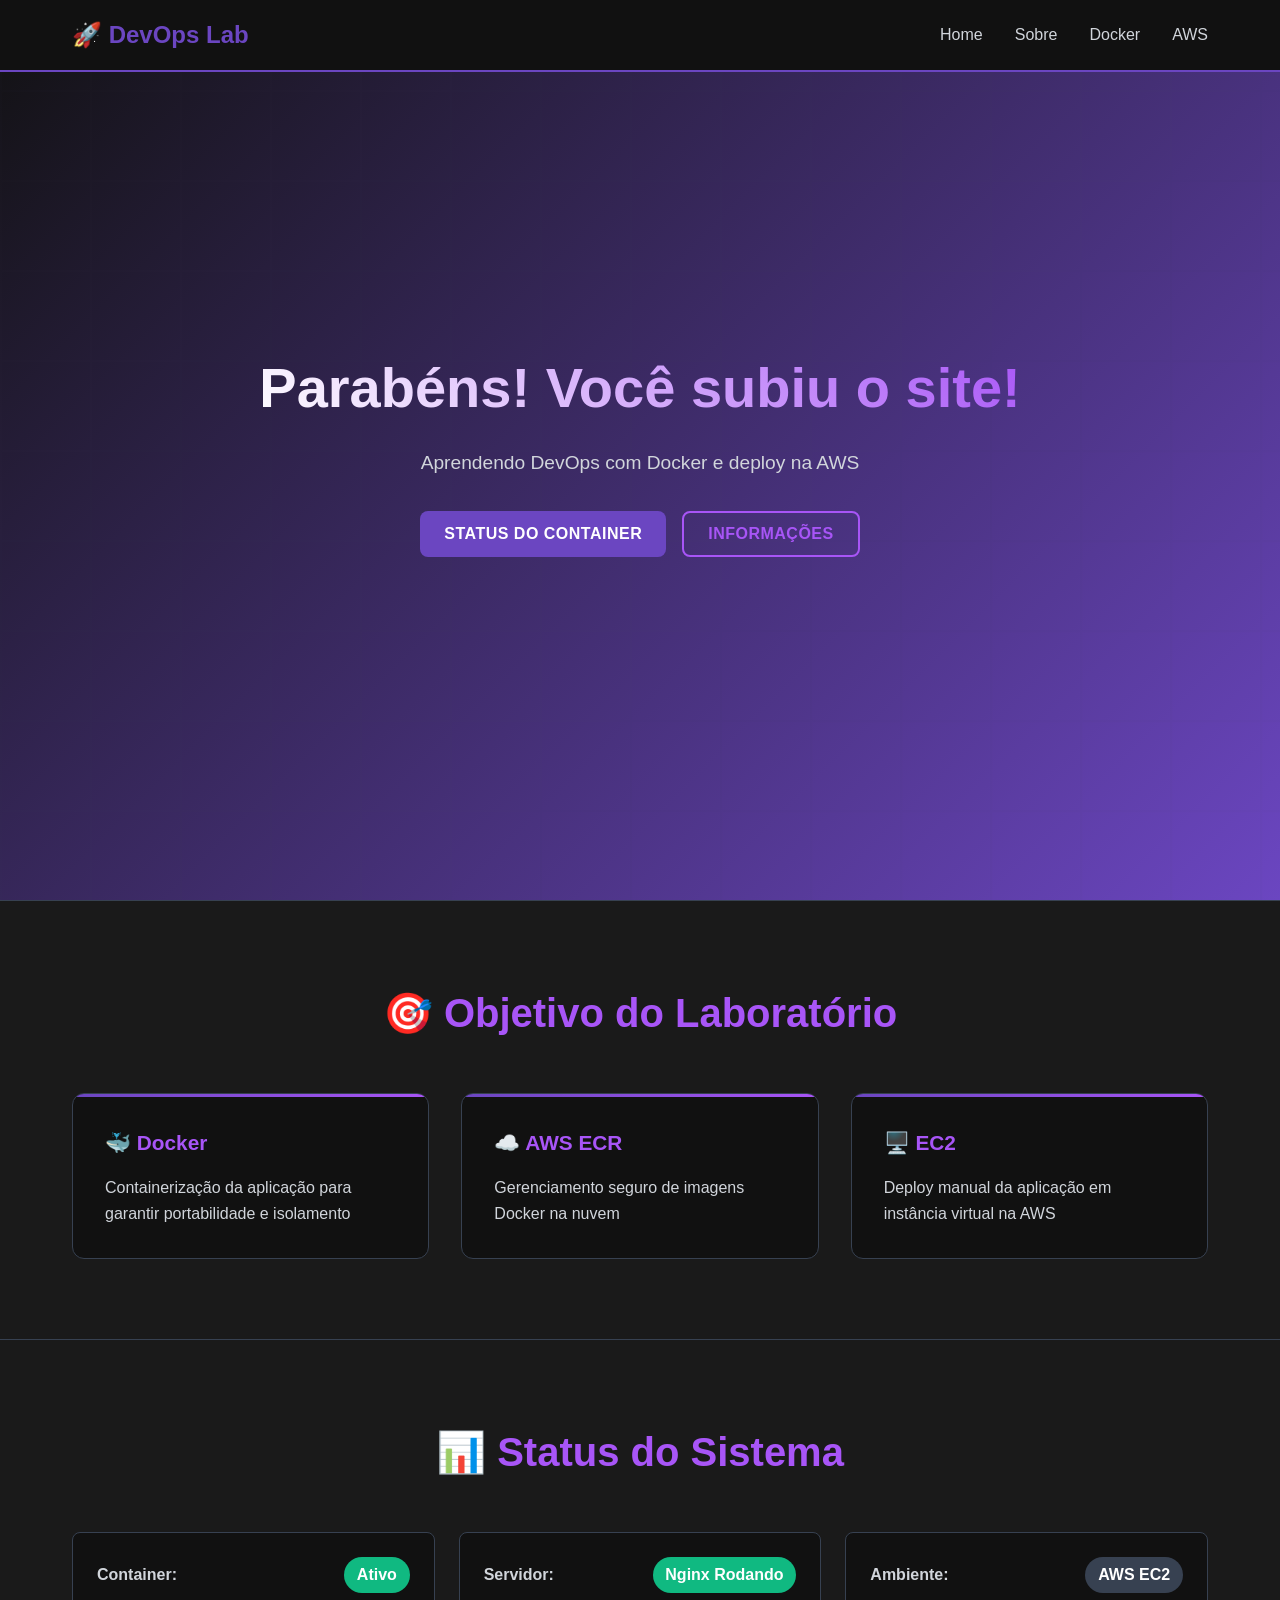
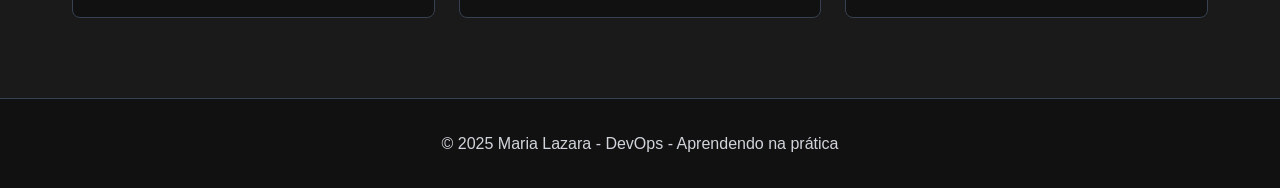
<file: website/index.html>
<!DOCTYPE html>
<html lang="pt-BR">
<head>
    <meta charset="UTF-8">
    <meta name="viewport" content="width=device-width, initial-scale=1.0">
    <title>DevOps Lab - Maria Lazara</title>
    <link rel="stylesheet" href="css/style.css">
</head>
<body>
    <header>
        <nav class="navbar">
            <div class="nav-container">
                <h1 class="nav-title">🚀 DevOps Lab</h1>
                <div class="nav-menu">
                    <a href="#home" class="nav-link">Home</a>
                    <a href="#about" class="nav-link">Sobre</a>
                    <a href="#docker" class="nav-link">Docker</a>
                    <a href="#aws" class="nav-link">AWS</a>
                </div>
            </div>
        </nav>
    </header>

    <main>
        <section id="home" class="hero">
            <div class="container">
                <h1 class="hero-title">Parabéns! Você subiu o site!</h1>
                <p class="hero-subtitle">Aprendendo DevOps com Docker e deploy na AWS</p>
                <div class="hero-buttons">
                    <button class="btn primary" onclick="showStatus()">Status do Container</button>
                    <button class="btn secondary" onclick="showInfo()">Informações</button>
                </div>
            </div>
        </section>

        <section id="about" class="section">
            <div class="container">
                <h2>🎯 Objetivo do Laboratório</h2>
                <div class="card-grid">
                    <div class="card">
                        <h3>🐳 Docker</h3>
                        <p>Containerização da aplicação para garantir portabilidade e isolamento</p>
                    </div>
                    <div class="card">
                        <h3>☁️ AWS ECR</h3>
                        <p>Gerenciamento seguro de imagens Docker na nuvem</p>
                    </div>
                    <div class="card">
                        <h3>🖥️ EC2</h3>
                        <p>Deploy manual da aplicação em instância virtual na AWS</p>
                    </div>
                </div>
            </div>
        </section>

        <section id="status" class="section">
            <div class="container">
                <h2>📊 Status do Sistema</h2>
                <div class="status-grid">
                    <div class="status-item">
                        <span class="status-label">Container:</span>
                        <span class="status-value active" id="container-status">Ativo</span>
                    </div>
                    <div class="status-item">
                        <span class="status-label">Servidor:</span>
                        <span class="status-value active" id="server-status">Nginx Rodando</span>
                    </div>
                    <div class="status-item">
                        <span class="status-label">Ambiente:</span>
                        <span class="status-value" id="environment">AWS EC2</span>
                    </div>
                </div>
            </div>
        </section>
    </main>

    <footer class="footer">
        <div class="container">
            <p>&copy; 2025 Maria Lazara - DevOps - Aprendendo na prática</p>
        </div>
    </footer>

    <script src="js/script.js"></script>
</body>
</html>
</file>
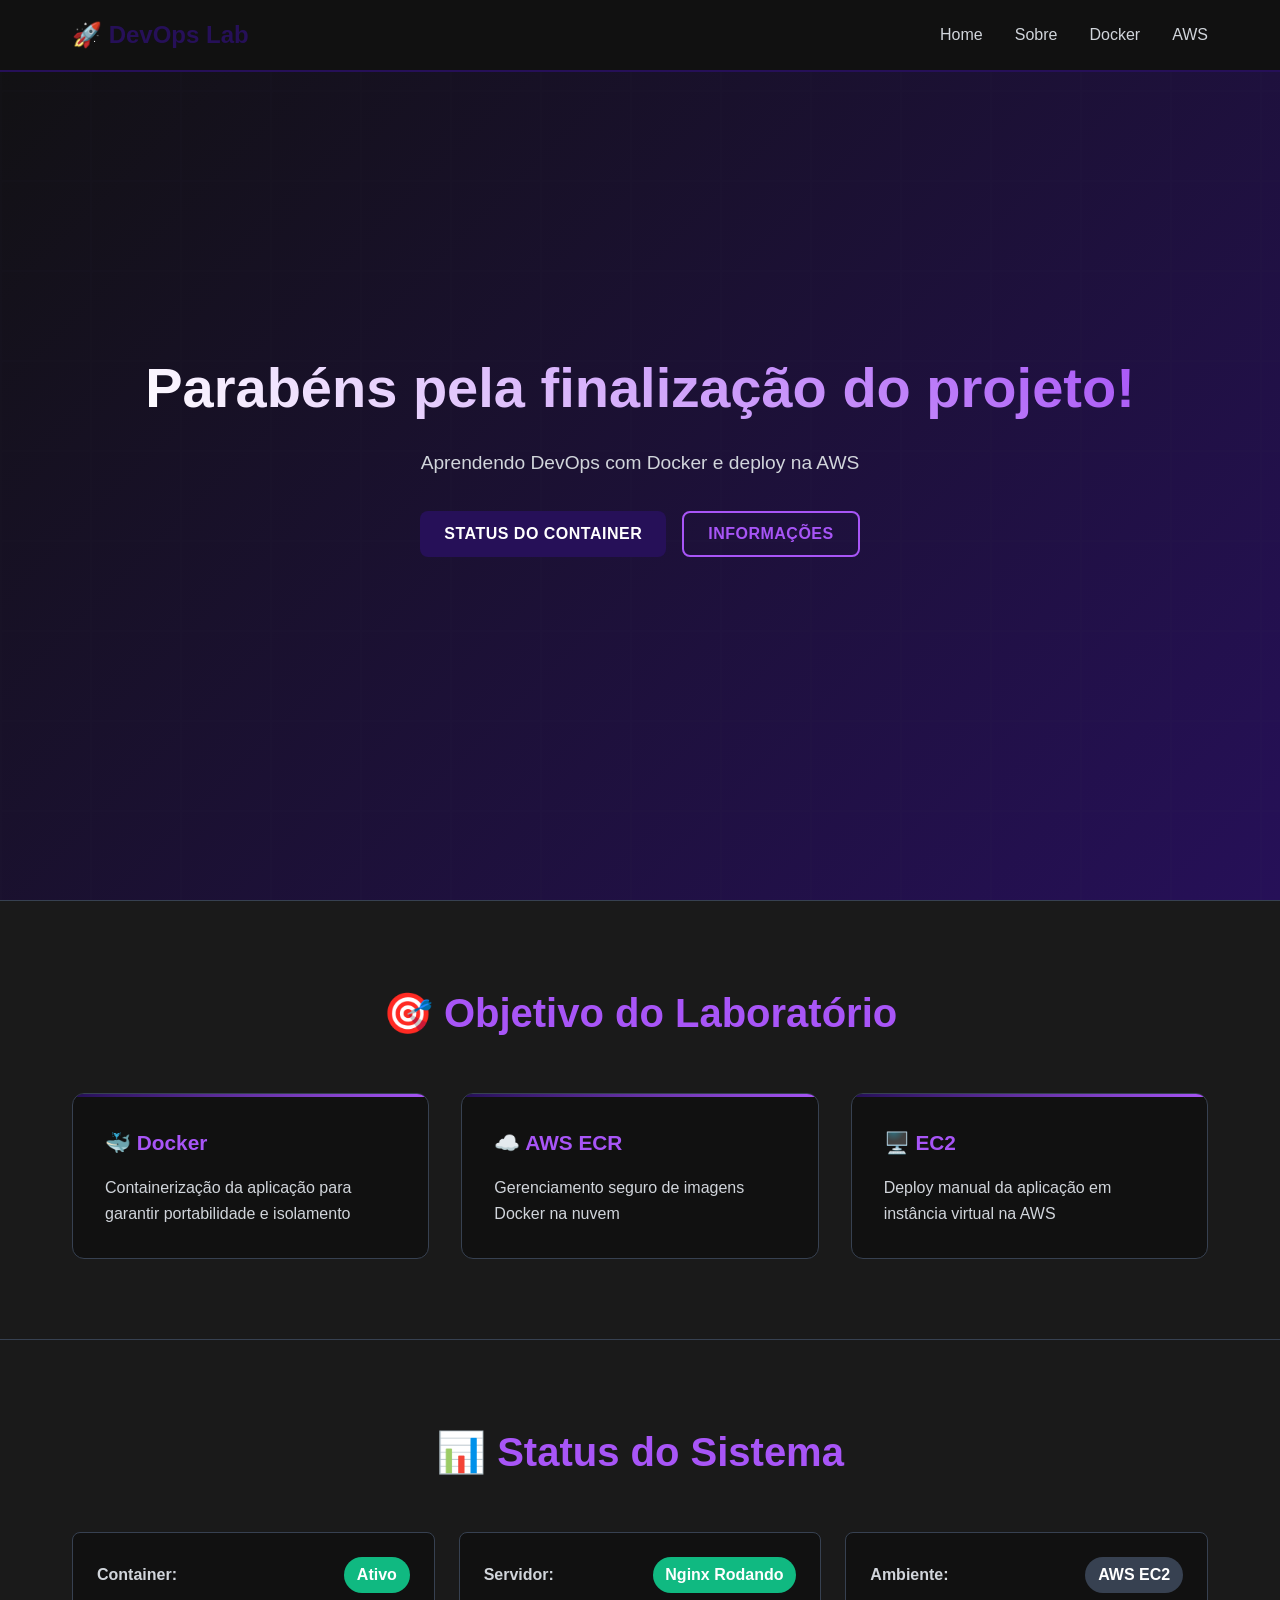
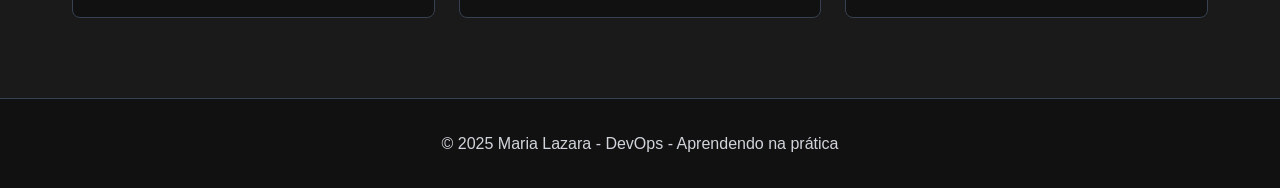
<file: app/website/index.html>
<!DOCTYPE html>
<html lang="pt-BR">
<head>
    <meta charset="UTF-8">
    <meta name="viewport" content="width=device-width, initial-scale=1.0">
    <title>DevOps Lab - Maria Lazara</title>
    <link rel="stylesheet" href="css/style.css">
</head>
<body>
    <header>
        <nav class="navbar">
            <div class="nav-container">
                <h1 class="nav-title">🚀 DevOps Lab</h1>
                <div class="nav-menu">
                    <a href="#home" class="nav-link">Home</a>
                    <a href="#about" class="nav-link">Sobre</a>
                    <a href="#docker" class="nav-link">Docker</a>
                    <a href="#aws" class="nav-link">AWS</a>
                </div>
            </div>
        </nav>
    </header>

    <main>
        <section id="home" class="hero">
            <div class="container">
                <h1 class="hero-title">Parabéns pela finalização do projeto!</h1>
                <p class="hero-subtitle">Aprendendo DevOps com Docker e deploy na AWS</p>
                <div class="hero-buttons">
                    <button class="btn primary" onclick="showStatus()">Status do Container</button>
                    <button class="btn secondary" onclick="showInfo()">Informações</button>
                </div>
            </div>
        </section>

        <section id="about" class="section">
            <div class="container">
                <h2>🎯 Objetivo do Laboratório</h2>
                <div class="card-grid">
                    <div class="card">
                        <h3>🐳 Docker</h3>
                        <p>Containerização da aplicação para garantir portabilidade e isolamento</p>
                    </div>
                    <div class="card">
                        <h3>☁️ AWS ECR</h3>
                        <p>Gerenciamento seguro de imagens Docker na nuvem</p>
                    </div>
                    <div class="card">
                        <h3>🖥️ EC2</h3>
                        <p>Deploy manual da aplicação em instância virtual na AWS</p>
                    </div>
                </div>
            </div>
        </section>

        <section id="status" class="section">
            <div class="container">
                <h2>📊 Status do Sistema</h2>
                <div class="status-grid">
                    <div class="status-item">
                        <span class="status-label">Container:</span>
                        <span class="status-value active" id="container-status">Ativo</span>
                    </div>
                    <div class="status-item">
                        <span class="status-label">Servidor:</span>
                        <span class="status-value active" id="server-status">Nginx Rodando</span>
                    </div>
                    <div class="status-item">
                        <span class="status-label">Ambiente:</span>
                        <span class="status-value" id="environment">AWS EC2</span>
                    </div>
                </div>
            </div>
        </section>
    </main>

    <footer class="footer">
        <div class="container">
            <p>&copy; 2025 Maria Lazara - DevOps - Aprendendo na prática</p>
        </div>
    </footer>

    <script src="js/script.js"></script>
</body>
</html>
</file>
<file: website/css/style.css>
/* Reset e Base */
* {
    margin: 0;
    padding: 0;
    box-sizing: border-box;
}

:root {
    --primary-color: #6b46c1;      /* Roxo principal */
    --secondary-color: #9333ea;     /* Roxo claro */
    --accent-color: #a855f7;        /* Roxo accent */
    --dark-bg: #1a1a1a;            /* Preto principal */
    --darker-bg: #111111;           /* Preto mais escuro */
    --light-text: #ffffff;          /* Texto claro */
    --gray-text: #d1d5db;           /* Texto cinza */
    --border-color: #374151;        /* Bordas */
    --success-color: #10b981;       /* Verde para status */
}

body {
    font-family: 'Arial', sans-serif;
    background: var(--dark-bg);
    color: var(--light-text);
    line-height: 1.6;
    overflow-x: hidden;
}

/* Navbar */
.navbar {
    background: var(--darker-bg);
    padding: 1rem 0;
    position: fixed;
    top: 0;
    width: 100%;
    z-index: 1000;
    border-bottom: 2px solid var(--primary-color);
}

.nav-container {
    max-width: 1200px;
    margin: 0 auto;
    padding: 0 2rem;
    display: flex;
    justify-content: space-between;
    align-items: center;
}

.nav-title {
    color: var(--primary-color);
    font-size: 1.5rem;
    font-weight: bold;
}

.nav-menu {
    display: flex;
    gap: 2rem;
}

.nav-link {
    color: var(--gray-text);
    text-decoration: none;
    transition: color 0.3s ease;
    font-weight: 500;
}

.nav-link:hover {
    color: var(--accent-color);
}

/* Container */
.container {
    max-width: 1200px;
    margin: 0 auto;
    padding: 0 2rem;
}

/* Hero Section */
.hero {
    background: linear-gradient(135deg, var(--darker-bg) 0%, var(--primary-color) 100%);
    min-height: 100vh;
    display: flex;
    align-items: center;
    text-align: center;
    position: relative;
}

.hero::before {
    content: '';
    position: absolute;
    top: 0;
    left: 0;
    right: 0;
    bottom: 0;
    background: url('data:image/svg+xml,<svg xmlns="http://www.w3.org/2000/svg" viewBox="0 0 100 100"><defs><pattern id="grid" width="10" height="10" patternUnits="userSpaceOnUse"><path d="M 10 0 L 0 0 0 10" fill="none" stroke="%23374151" stroke-width="0.5" opacity="0.3"/></pattern></defs><rect width="100" height="100" fill="url(%23grid)"/></svg>') repeat;
    opacity: 0.1;
}

.hero .container {
    position: relative;
    z-index: 1;
}

.hero-title {
    font-size: 3.5rem;
    font-weight: bold;
    margin-bottom: 1rem;
    background: linear-gradient(45deg, var(--light-text), var(--accent-color));
    -webkit-background-clip: text;
    -webkit-text-fill-color: transparent;
    background-clip: text;
}

.hero-subtitle {
    font-size: 1.2rem;
    color: var(--gray-text);
    margin-bottom: 2rem;
    max-width: 600px;
    margin-left: auto;
    margin-right: auto;
}

.hero-buttons {
    display: flex;
    gap: 1rem;
    justify-content: center;
    flex-wrap: wrap;
}

/* Buttons */
.btn {
    padding: 12px 24px;
    border: none;
    border-radius: 8px;
    font-size: 1rem;
    font-weight: 600;
    cursor: pointer;
    transition: all 0.3s ease;
    text-transform: uppercase;
    letter-spacing: 0.5px;
}

.btn.primary {
    background: var(--primary-color);
    color: var(--light-text);
}

.btn.primary:hover {
    background: var(--secondary-color);
    transform: translateY(-2px);
    box-shadow: 0 8px 20px rgba(107, 70, 193, 0.3);
}

.btn.secondary {
    background: transparent;
    color: var(--accent-color);
    border: 2px solid var(--accent-color);
}

.btn.secondary:hover {
    background: var(--accent-color);
    color: var(--light-text);
    transform: translateY(-2px);
}

/* Sections */
.section {
    padding: 5rem 0;
    border-top: 1px solid var(--border-color);
}

.section h2 {
    text-align: center;
    font-size: 2.5rem;
    margin-bottom: 3rem;
    color: var(--accent-color);
}

/* Card Grid */
.card-grid {
    display: grid;
    grid-template-columns: repeat(auto-fit, minmax(300px, 1fr));
    gap: 2rem;
    margin-top: 2rem;
}

.card {
    background: var(--darker-bg);
    padding: 2rem;
    border-radius: 12px;
    border: 1px solid var(--border-color);
    transition: all 0.3s ease;
    position: relative;
    overflow: hidden;
}

.card::before {
    content: '';
    position: absolute;
    top: 0;
    left: 0;
    right: 0;
    height: 3px;
    background: linear-gradient(90deg, var(--primary-color), var(--accent-color));
}

.card:hover {
    transform: translateY(-5px);
    border-color: var(--primary-color);
    box-shadow: 0 15px 30px rgba(107, 70, 193, 0.2);
}

.card h3 {
    color: var(--accent-color);
    margin-bottom: 1rem;
    font-size: 1.3rem;
}

.card p {
    color: var(--gray-text);
    line-height: 1.6;
}

/* Status Grid */
.status-grid {
    display: grid;
    grid-template-columns: repeat(auto-fit, minmax(250px, 1fr));
    gap: 1.5rem;
    margin-top: 2rem;
}

.status-item {
    background: var(--darker-bg);
    padding: 1.5rem;
    border-radius: 8px;
    border: 1px solid var(--border-color);
    display: flex;
    justify-content: space-between;
    align-items: center;
}

.status-label {
    color: var(--gray-text);
    font-weight: 600;
}

.status-value {
    color: var(--light-text);
    font-weight: bold;
    padding: 0.3rem 0.8rem;
    border-radius: 20px;
    background: var(--border-color);
}

.status-value.active {
    background: var(--success-color);
    color: var(--light-text);
}

/* Footer */
.footer {
    background: var(--darker-bg);
    padding: 2rem 0;
    border-top: 1px solid var(--border-color);
    text-align: center;
    color: var(--gray-text);
}

/* Responsive */
@media (max-width: 768px) {
    .nav-container {
        flex-direction: column;
        gap: 1rem;
    }
    
    .hero-title {
        font-size: 2.5rem;
    }
    
    .hero-buttons {
        flex-direction: column;
        align-items: center;
    }
    
    .btn {
        width: 200px;
    }
}

/* Animações */
@keyframes fadeInUp {
    from {
        opacity: 0;
        transform: translateY(30px);
    }
    to {
        opacity: 1;
        transform: translateY(0);
    }
}

.card {
    animation: fadeInUp 0.6s ease forwards;
}

.card:nth-child(1) { animation-delay: 0.1s; }
.card:nth-child(2) { animation-delay: 0.2s; }
.card:nth-child(3) { animation-delay: 0.3s; }
</file>
<file: app/website/css/style.css>
/* Reset e Base */
* {
    margin: 0;
    padding: 0;
    box-sizing: border-box;
}

:root {
    --primary-color: #261058;      /* Roxo principal */
    --secondary-color: #9333ea;     /* Roxo claro */
    --accent-color: #a855f7;        /* Roxo accent */
    --dark-bg: #1a1a1a;            /* Preto principal */
    --darker-bg: #111111;           /* Preto mais escuro */
    --light-text: #ffffff;          /* Texto claro */
    --gray-text: #d1d5db;           /* Texto cinza */
    --border-color: #374151;        /* Bordas */
    --success-color: #10b981;       /* Verde para status */
}

body {
    font-family: 'Arial', sans-serif;
    background: var(--dark-bg);
    color: var(--light-text);
    line-height: 1.6;
    overflow-x: hidden;
}

/* Navbar */
.navbar {
    background: var(--darker-bg);
    padding: 1rem 0;
    position: fixed;
    top: 0;
    width: 100%;
    z-index: 1000;
    border-bottom: 2px solid var(--primary-color);
}

.nav-container {
    max-width: 1200px;
    margin: 0 auto;
    padding: 0 2rem;
    display: flex;
    justify-content: space-between;
    align-items: center;
}

.nav-title {
    color: var(--primary-color);
    font-size: 1.5rem;
    font-weight: bold;
}

.nav-menu {
    display: flex;
    gap: 2rem;
}

.nav-link {
    color: var(--gray-text);
    text-decoration: none;
    transition: color 0.3s ease;
    font-weight: 500;
}

.nav-link:hover {
    color: var(--accent-color);
}

/* Container */
.container {
    max-width: 1200px;
    margin: 0 auto;
    padding: 0 2rem;
}

/* Hero Section */
.hero {
    background: linear-gradient(135deg, var(--darker-bg) 0%, var(--primary-color) 100%);
    min-height: 100vh;
    display: flex;
    align-items: center;
    text-align: center;
    position: relative;
}

.hero::before {
    content: '';
    position: absolute;
    top: 0;
    left: 0;
    right: 0;
    bottom: 0;
    background: url('data:image/svg+xml,<svg xmlns="http://www.w3.org/2000/svg" viewBox="0 0 100 100"><defs><pattern id="grid" width="10" height="10" patternUnits="userSpaceOnUse"><path d="M 10 0 L 0 0 0 10" fill="none" stroke="%23374151" stroke-width="0.5" opacity="0.3"/></pattern></defs><rect width="100" height="100" fill="url(%23grid)"/></svg>') repeat;
    opacity: 0.1;
}

.hero .container {
    position: relative;
    z-index: 1;
}

.hero-title {
    font-size: 3.5rem;
    font-weight: bold;
    margin-bottom: 1rem;
    background: linear-gradient(45deg, var(--light-text), var(--accent-color));
    -webkit-background-clip: text;
    -webkit-text-fill-color: transparent;
    background-clip: text;
}

.hero-subtitle {
    font-size: 1.2rem;
    color: var(--gray-text);
    margin-bottom: 2rem;
    max-width: 600px;
    margin-left: auto;
    margin-right: auto;
}

.hero-buttons {
    display: flex;
    gap: 1rem;
    justify-content: center;
    flex-wrap: wrap;
}

/* Buttons */
.btn {
    padding: 12px 24px;
    border: none;
    border-radius: 8px;
    font-size: 1rem;
    font-weight: 600;
    cursor: pointer;
    transition: all 0.3s ease;
    text-transform: uppercase;
    letter-spacing: 0.5px;
}

.btn.primary {
    background: var(--primary-color);
    color: var(--light-text);
}

.btn.primary:hover {
    background: var(--secondary-color);
    transform: translateY(-2px);
    box-shadow: 0 8px 20px rgba(107, 70, 193, 0.3);
}

.btn.secondary {
    background: transparent;
    color: var(--accent-color);
    border: 2px solid var(--accent-color);
}

.btn.secondary:hover {
    background: var(--accent-color);
    color: var(--light-text);
    transform: translateY(-2px);
}

/* Sections */
.section {
    padding: 5rem 0;
    border-top: 1px solid var(--border-color);
}

.section h2 {
    text-align: center;
    font-size: 2.5rem;
    margin-bottom: 3rem;
    color: var(--accent-color);
}

/* Card Grid */
.card-grid {
    display: grid;
    grid-template-columns: repeat(auto-fit, minmax(300px, 1fr));
    gap: 2rem;
    margin-top: 2rem;
}

.card {
    background: var(--darker-bg);
    padding: 2rem;
    border-radius: 12px;
    border: 1px solid var(--border-color);
    transition: all 0.3s ease;
    position: relative;
    overflow: hidden;
}

.card::before {
    content: '';
    position: absolute;
    top: 0;
    left: 0;
    right: 0;
    height: 3px;
    background: linear-gradient(90deg, var(--primary-color), var(--accent-color));
}

.card:hover {
    transform: translateY(-5px);
    border-color: var(--primary-color);
    box-shadow: 0 15px 30px rgba(107, 70, 193, 0.2);
}

.card h3 {
    color: var(--accent-color);
    margin-bottom: 1rem;
    font-size: 1.3rem;
}

.card p {
    color: var(--gray-text);
    line-height: 1.6;
}

/* Status Grid */
.status-grid {
    display: grid;
    grid-template-columns: repeat(auto-fit, minmax(250px, 1fr));
    gap: 1.5rem;
    margin-top: 2rem;
}

.status-item {
    background: var(--darker-bg);
    padding: 1.5rem;
    border-radius: 8px;
    border: 1px solid var(--border-color);
    display: flex;
    justify-content: space-between;
    align-items: center;
}

.status-label {
    color: var(--gray-text);
    font-weight: 600;
}

.status-value {
    color: var(--light-text);
    font-weight: bold;
    padding: 0.3rem 0.8rem;
    border-radius: 20px;
    background: var(--border-color);
}

.status-value.active {
    background: var(--success-color);
    color: var(--light-text);
}

/* Footer */
.footer {
    background: var(--darker-bg);
    padding: 2rem 0;
    border-top: 1px solid var(--border-color);
    text-align: center;
    color: var(--gray-text);
}

/* Responsive */
@media (max-width: 768px) {
    .nav-container {
        flex-direction: column;
        gap: 1rem;
    }
    
    .hero-title {
        font-size: 2.5rem;
    }
    
    .hero-buttons {
        flex-direction: column;
        align-items: center;
    }
    
    .btn {
        width: 200px;
    }
}

/* Animações */
@keyframes fadeInUp {
    from {
        opacity: 0;
        transform: translateY(30px);
    }
    to {
        opacity: 1;
        transform: translateY(0);
    }
}

.card {
    animation: fadeInUp 0.6s ease forwards;
}

.card:nth-child(1) { animation-delay: 0.1s; }
.card:nth-child(2) { animation-delay: 0.2s; }
.card:nth-child(3) { animation-delay: 0.3s; }
</file>
